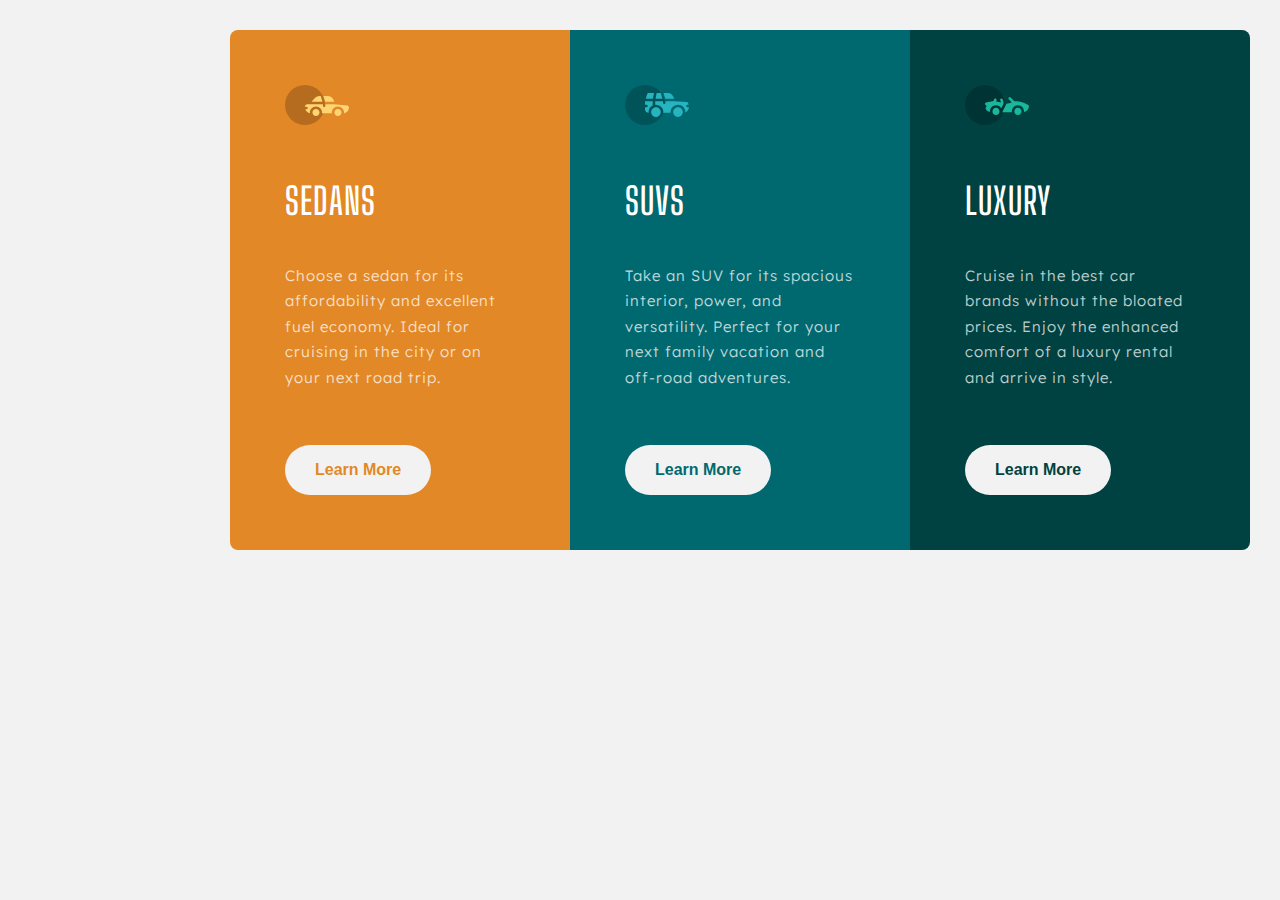
<file: 3-column-preview-card-component-main/index.html>
<!DOCTYPE html>
<html lang="en">
<head>
  <meta charset="UTF-8">
  <meta name="viewport" content="width=device-width, initial-scale=1.0"> <!-- displays site properly based on user's device -->

  <link rel="icon" type="image/png" sizes="32x32" href="./images/favicon-32x32.png">
  <link rel="preconnect" href="https://fonts.googleapis.com">
  <link href="https://fonts.googleapis.com/css2?family=Big+Shoulders+Display:wght@700&display=swap" rel="stylesheet">
  <link rel="preconnect" href="https://fonts.googleapis.com">
  <link href="https://fonts.googleapis.com/css2?family=Big+Shoulders+Display:wght@700&family=Lexend+Deca&display=swap" rel="stylesheet">
  <link rel="stylesheet" href="cardstyle.css">

  
  <title>Frontend Mentor | 3-column preview card component</title>

  <!-- Feel free to remove these styles or customise in your own stylesheet 👍 -->
  <style>
    .attribution { font-size: 11px; text-align: center; }
    .attribution a { color: hsl(228, 45%, 44%); }
  </style>
</head>
<body>
    <section class="card-container">
      <div class="sedan">
        <div>
          <img src="images/icon-sedans.svg" alt="sedan">
        </div>
        <h1>Sedans</h1>
        <p>Choose a sedan for its affordability and excellent fuel economy. Ideal for cruising in the city 
        or on your next road trip.</p>
        
        <!--<div class="attribution">
          Challenge by <a href="https://www.frontendmentor.io?ref=challenge" target="_blank">Frontend Mentor</a>. 
          Coded by <a href="#">Your Name Here</a>.

        </div>-->
        <button class="buttonstyle buttonstyle-sedan" type="button">
          <a href="#">Learn More</a>   
        </button>  
      </div>  
      <div class="suv">
          <img src="images/icon-suvs.svg" alt="suvs">
    

        <h1>SUVS</h1>
        <p>Take an SUV for its spacious interior, power, and versatility. Perfect for your next family vacation 
        and off-road adventures.</p>
        <!--<div class="attribution">
          Challenge by <a href="https://www.frontendmentor.io?ref=challenge" target="_blank">Frontend Mentor</a>. 
          Coded by <a href="#">Your Name Here</a>.
        </div> -->
        


        <button class="buttonstyle buttonstyle-suv" type="button">
          <a href="#">Learn More</a>
        </button>  
      </div>  
      <div class="luxury">
        <div>
          <img src="images/icon-luxury.svg" alt="luxury">
        </div>
        <h1>Luxury</h1>
        <p>Cruise in the best car brands without the bloated prices. Enjoy the enhanced comfort of a luxury 
          rental and arrive in style.</p>

          <!--<div class="attribution">
            Challenge by <a href="https://www.frontendmentor.io?ref=challenge" target="_blank">Frontend Mentor</a>. 
            Coded by <a href="#">Your Name Here</a>.  
          </div>-->
        
          <button class="buttonstyle buttonstyle-luxury" type="button">
              <a href="#">Learn More</a>
          </button>
      </div>  
      
    </section>
  
  
  

   
  
  <!--<div class="attribution">
    Challenge by <a href="https://www.frontendmentor.io?ref=challenge" target="_blank">Frontend Mentor</a>. 
    Coded by <a href="#">Eric Kumasaka</a>.
  </div>-->
</body>
</html>
</file>
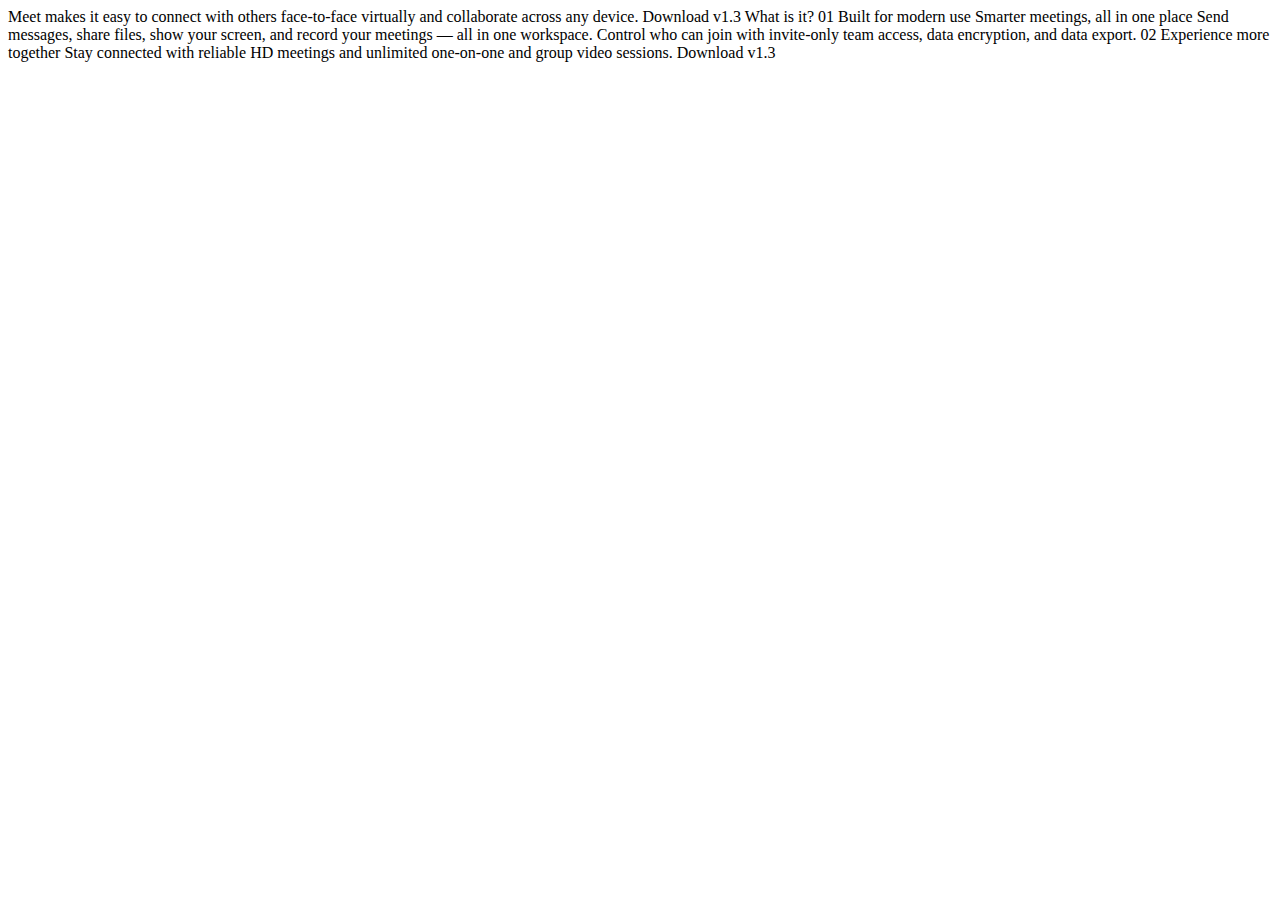
<file: meet-landing-page/starter-code/index.html>
<!DOCTYPE html>
<html lang="en">
<head>
  <meta charset="UTF-8">
  <meta name="viewport" content="width=device-width, initial-scale=1.0">

  <link rel="icon" type="image/png" sizes="32x32" href="./assets/favicon-32x32.png">
  
  <title>Frontend Mentor | Meet landing page</title>
</head>
<body>
  Meet makes it easy to connect with others face-to-face virtually and collaborate across any device.

  Download v1.3
  What is it?

  01
  Built for modern use

  Smarter meetings, all in one place

  Send messages, share files, show your screen, and record your meetings — all in one 
  workspace. Control who can join with invite-only team access, data encryption, and data export.

  02
  Experience more together
  Stay connected with reliable HD meetings and unlimited one-on-one and group video sessions.

  Download v1.3
</body>
</html>
</file>
<file: 3-column-preview-card-component-main/cardstyle.css>
body {
    width: 1440px;
    height: 100vh;
    margin: 0 auto;
    background-color: hsl(0, 0%, 95%);
}

.card-container {
    font-family: 'Lexend Deca';
    font-weight: 300;
    font-size: 15px;
    line-height: 1.7;
    letter-spacing: 1px;
    padding-top: 30px;
    padding-left: 40px;
    display: flex;
    justify-content: center; 
}

.card-container h1 {
    height: 130px;
    line-height: 3.7em;
    font-family: 'Big Shoulders Display';
    font-weight: 600;
    font-size: 37px;
    color: hsla(0, 0%, 100%, 1); 
    text-transform: uppercase;
    margin-top: 0;
    margin-bottom: 0;
    padding-top: 0;
}    

.card-container p {
    margin-top: 0;
    margin-bottom: 55px;
}


.sedan {
    /*font-family: Lexend Deca;
    font-weight: 300;*/
    background-color: hsl(31, 77%, 52%);
    color: hsla(0, 0%, 100%, 0.75);
    padding: 55px;
    border-top-left-radius: 8px;
    border-bottom-left-radius: 8px;
    width: 230px;
    height: 410px;
}

.suv {
    /*font-family: Lexend Deca;
    font-weight: 300;*/
    padding: 55px;
    background-color: hsl(184, 100%, 22%);
    color: hsla(0, 0%, 100%, 0.75);
    width: 230px;
    height: 410px;
}

.luxury {
    background-color: hsl(179, 100%, 13%);
    color: hsla(0, 0%, 100%, 0.75);
    padding: 55px;
    border-top-right-radius: 8px;
    border-bottom-right-radius: 8px;
    width: 230px;
    height: 410px;
}

.buttonstyle {
    background-color: hsl(0, 0%, 95%);
    border: 0;
    line-height: 3;
    padding-left: 30px;
    padding-right: 30px;
    font-size: 1rem;
    font-weight: 600;
    text-align: center;
    border-radius: 25px; 
}

.buttonstyle a {
    text-decoration: none;
}

.buttonstyle-sedan a {
    color: hsl(31, 77%, 52%);
}

.buttonstyle-sedan:hover {
    border: 2px solid hsla(0, 0%, 100%, 0.75);
    background-color: hsl(31, 77%, 52%);
}

.buttonstyle-sedan a:hover {
    color: hsla(0, 0%, 100%, 0.75);
}

.buttonstyle-suv a {
    color: hsl(184, 100%, 22%);
}

.buttonstyle-suv:hover {
    border: 2px solid hsla(0, 0%, 100%, 0.75);
    background-color: hsl(184, 100%, 22%);
}

.buttonstyle-suv a:hover {
    color: hsla(0, 0%, 100%, 0.75);
}

.buttonstyle-luxury a {
    color: hsl(179, 100%, 13%);
}

.buttonstyle-luxury:hover {
    border: 2px solid hsla(0, 0%, 100%, 0.75);
    background-color:hsl(179, 100%, 13%);
}

.buttonstyle-luxury a:hover {
    color: hsla(0, 0%, 100%, 0.75);
}











@media all and (max-width: 700px){
    .card-container {       
        display: flex;
        flex-direction: column;
        /*align-items: center;*/
    }

    .card-container .sedan {
        border-top-right-radius: 8px;
        border-bottom-left-radius: 0;
     }

    .card-container .luxury {
        border-top-right-radius: 0;
        border-bottom-left-radius: 8px;
        border-bottom-right-radius: 8px;      
    }
}
</file>
